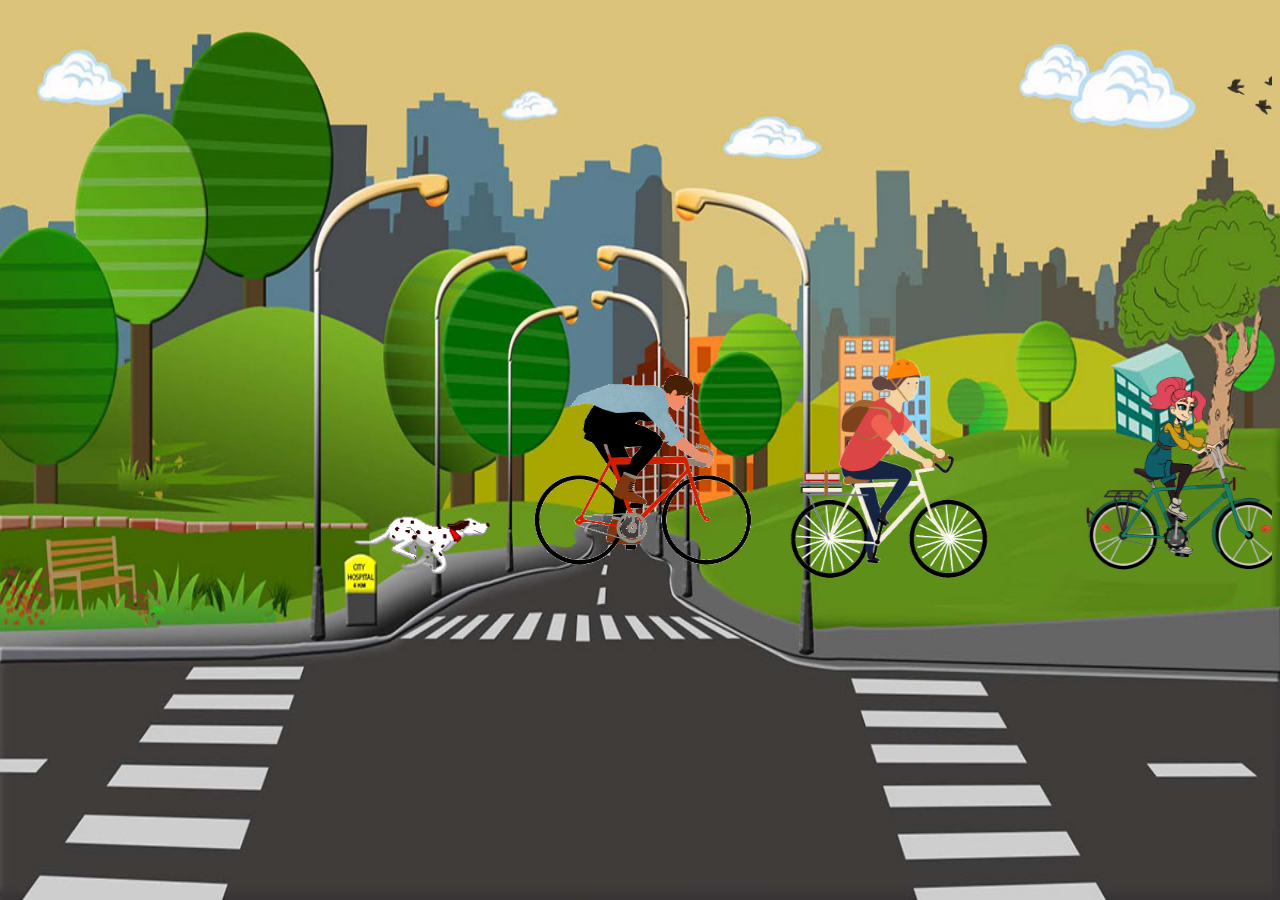
<file: index.html>
<html>
    <head>
        <title>Animation</title>
        <style>
            body{
                 background-repeat: no-repeat;
                 background-size: 100% 100%;
                 background-attachment: fixed;
            }
        </style>
    </head>
<body background="bg.jpg">
    <marquee scroollamount="10">
        <img src="birds.gif" width="16%"/>
    </marquee>

    <br><br><br><br><br><br><br><br>

    <marquee direction="right" scrollamount="35">
        <img src="a.gif" width="12%"/>
        <img src="2.gif" width="22%"/>
        <img src="3.gif" width="16%"/>
        <img src="4.gif" width="30%"/>
        <img src="1.gif" width="26%"/>
    </marquee>
    
</body>
</html>
</file>
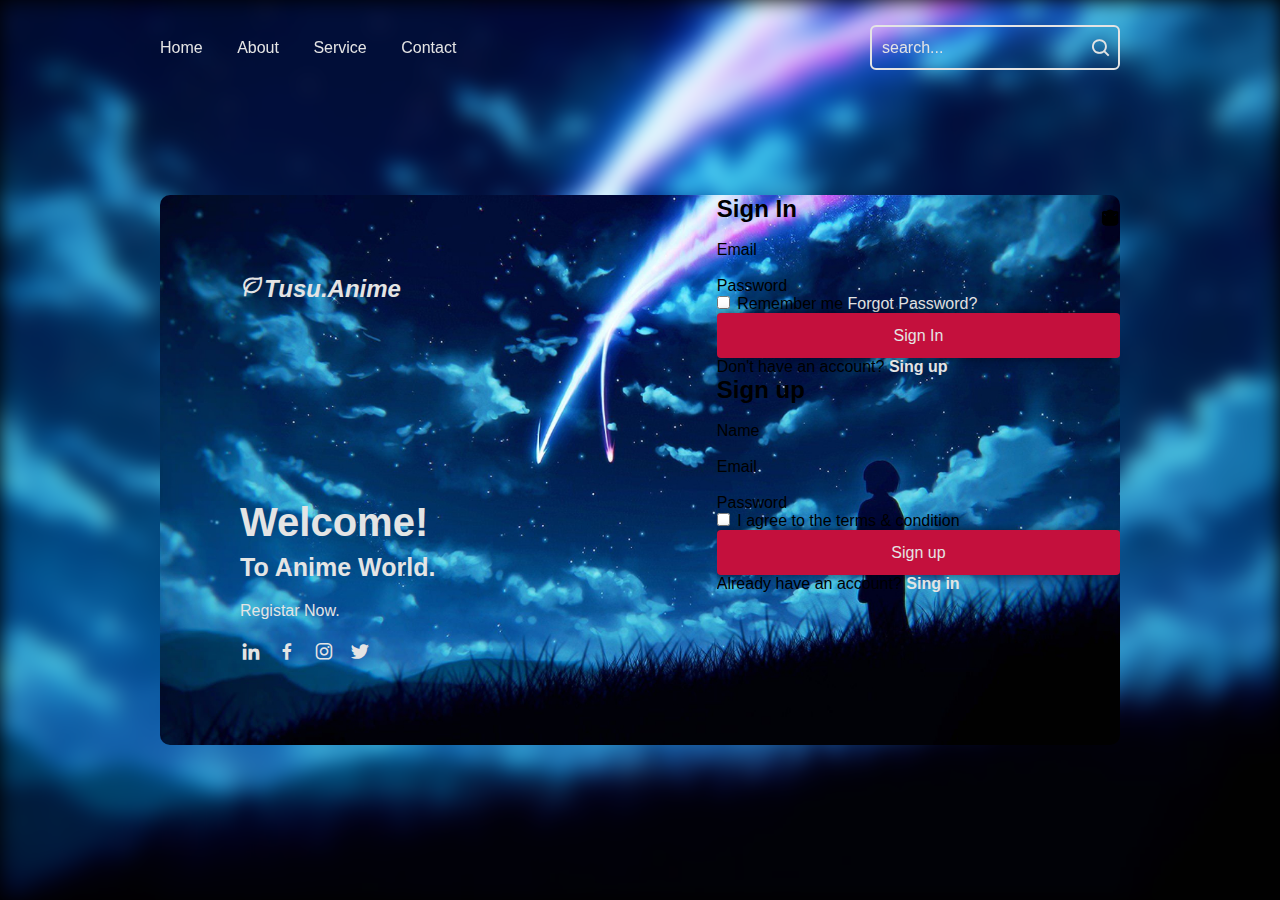
<file: index (2).html>
<!DOCTYPE html>
<html lang="en">

<head>
    <meta charset="UTF-8">
    <meta http-equiv="X-UA compatible"
    content="IE=edge">
    <meta name="viewport"
    content="width=device-width, initial-scale=1.0">
    <title>website with login & Registration form | Anime</title>
    <link rel="stylesheet" href="style.css">
    <link href='https://unpkg.com/boxicons@2.1.4/css/boxicons.min.css' rel='stylesheet'>
</head>

<body>

    <header class="header">
        <nav class="navber">
            
            <a href="#">Home</a>
            <a href="#">About</a>
            <a href="#">Service</a>
            <a href="#">Contact</a>
                
        </nav>

        <form action="#" class="Search-bar">
            <input type="text" placeholder="search...">
            <button type="Sumit"><i class='bx bx-search'></i></button>
        </form>
    </header>

    <div class="background"></div>
    <div class="container">
        <div class="content">
            <h2><i class='bx bx-leaf' ></i><i>Tusu.Anime</i></h2>
 
            <div class="text-sci">
                <h2>Welcome!<br><span>To Anime World.</span></h2>

                <p>Registar Now.</p>

                <div class="social-icons">
                    <a herf="#"><i class='bx bxl-linkedin'></i></a>
                    <a herf="#"><i class='bx bxl-facebook' ></i></a>
                    <a herf="#"><i class='bx bxl-instagram' ></i></a>
                    <a herf="#"><i class='bx bxl-twitter' ></i></a>
                </div>
            </div>
        </div>

        <div class="logreg-box">
            <div class="<form-box.login">
                <form action="/Animation/js index.html"></form>
                    <h2>Sign In</h2>

                    <div class="input-box">
                        <span class="icon"><i class='bx bxs-envelope'></i></span>
                        <input type="Email" required>
                        <label>Email</label>
                    </div>  
                    
                    <div class="input-box">
                        <span class="icon"><i class='bx bxs-lock-alt' ></i></span>
                        <input type="Password" required>
                        <label>Password</label>
                    </div>
                    <div class="Remember-forgot">
                        <label><input type="checkbox"> Remember me</label>
                        <a href="#">Forgot Password?</a>
                    </div>
                    <button type="submit" class="btn">Sign In</button>

                    <div class="login-register">
                        <p>Don't have an account? <a herf="#" class="register-link">Sing up</a></p>
                    </div>
                </form>
            </div>

            <div class="form-box.register">
                <form action="/Animation/js index.html">
                    <h2>Sign up</h2>

                    <div class="input-box">
                        <span class="icon"><i class='bx bxs-user'></i></span>  
                        <input type="text" required>
                        <label>Name</label>
                    </div>

                    <div class="input-box">
                        <span class="icon"><i class='bx bxs-envelope' ></i></span>
                        <input type="Email" required>
                        <label>Email</label>
                    </div>

                    <div class="input-box">
                        <span class="icon"><i class='bx bxs-lock-alt' ></i></span>
                        <input type="Password" required>
                        <label>Password</label>
                    </div>
                    
                    
                    <div class="Remember-forgot">
                        <label><input type="checkbox"> I agree to the terms & condition</label>
                    </div>
                    <button type="submit" class="btn">Sign up</button>   

                    <div class="login-register">
                        <p>Already have an account? <a herf="#" class="login-link">Sing in</a></p>
                    </div>
                </form>
            </div>
        </div>
    </div>


    <script sre"script.JS"></script>                            
</body>
</html>
</file>
<file: style.css>
*{
    margin:0;
    padding:0;
    box-sizing: border-box;
    font-family: 'poppins',sans-serif;
}

body {
    background: black;
}

.header{
    position: fixed;
    top: 0;
    left: 0;
    width: 100%;
    padding: 25px 12.5%;
    background: transparent;
    display: flex;
    justify-content: space-between;
    align-items: center;
    z-index: 100;
}

.navber a {
    position: relative;
    font-size: 16px;
    color: #e4e4e4;
    text-decoration: none;
    font-weight: 500;
    margin-right: 30px;
}

.navber a::after {
    content: '';
    position: absolute;
    left: 0;
    bottom: -6px;
    width: 100%;
    height: 2px;
    background: #e4e4e4;
    border-radius: 5px;
    transform: translateY(10px);
    opacity: 0;
    transition: .5s;
}

.navber a:hover::after {
    transform: translateY(0);
    opacity: 1;
}              

.Search-bar {
    width: 250px;
    height: 45px;
    background: transparent;
    border: 2px solid #e4e4e4;
    border-radius: 6px;
    display:flex;
    align-items: center;
}

.Search-bar input {
    width: 100%;
    background: transparent;
    border: none;
    outline: none;
    font-size: 16px;
    color: #e4e4e4;
    padding-left: 10px;
}

.Search-bar input::placeholder {
    color: #e4e4e4;
}

.Search-bar button {
    width: 40px;
    height: 100%;
    background: transparent;
    border: none;
    outline: none;
    display: flex;
    justify-content: center;
    align-items: center;
    cursor: pointer;
}

.Search-bar button i {
    font-size: 22px;
    color: #e4e4e4;

}

.background {
    width: 100%;
    height: 100vh;
    background: url(ANIME.jpg) no-repeat;
    background-size: cover;
    background-position: center;
    filter: blur(10px);
}

.container {
    position: absolute;
    top: 50%;
    left: 50%;
    transform: translate(-50%, -50%);
    width:75%;
    height: 550px;
    background: url('ANIME.jpg') no-repeat;
    background-size: cover;
    background-position: center;
    border-radius: 10px;
    margin-top: 20px;
}

.container .content {
    position: absolute;
    top: 0;
    left: 0;
    width: 58%;
    height: 100%;
    background: transparent;
    padding: 80px;
    color: #e4e4e4;
    display: flex;
    justify-content: space-between;
    flex-direction: column;
}

.content .logo {
    font-size: 30px;
}

.text-sci h2 {
    font-size: 40px;
    line-height: 1;
}

.text-sci h2 span {
    font-size: 25px;
}

.text-sci p {
    font-size: 16px;
    margin: 20px 0;
}

.social-icons a i {
    font-size: 22px;
    color: #e4e4e4;
    margin-right: 10px;
    transition: .5s ease;
}

.social-icons a i a:hover i {
    transform: scale(1.2);
}
.container .logreg-box {
    position: absolute;
    top: 0;
    right: 0;
    width: calc(100% - 58%);
    height: 100%;
    overflow: hidden;
}

.logreg-box .form-box {
    position: absolute;
    display: flex;
    justify-content: center;
    align-items: center;
    width: 100%;
    height: 100%;
    background: transparent;
    backdrop-filter: blur(20px);
    border-top-right-radius: 10px;
    border-bottom-right-radius: 10px;
    color: #e4e4e4;
}

.logreg-box .form-box.login {
    transform: translateX(0);
    transition: transfrom .6s ease;
    transition-delay: .7s;
}

.logreg-box.active .form-box.login {
    transform: translateX(430px);
    transition-delay: 0s;
}
.logreg-box .form-box.register {
    transform: translateX(430px);
    transition: transform .6s ease;
    transition-delay: 0s;
}

.logreg-box .form-box.register {
    transform: translateX(0);
    transition-delay: .7s;
}

.form-box h2 {
    font-size: 32px;
    text-align: center;
}

.form-box .input-box {
    position: relative;
    width: 340px;
    height: 50px;
    border-bottom: 2px solid #e4e4e4;
    margin: 30px 0;
}

.input-box input {
    width: 100%;
    height: 100%;
    background: transparent;
    border: none;
    outline: none;
    font-size: 16px;
    color: #e4e4e4;
    font-weight: 500;
    padding-right: 28px;
}

.input-box lable {
    position: absolute;
    top: 50%;
    left: 0;
    transform: translateY(-50%);
    font-size: 16px;
    font-weight: 500;
    pointer-events: none;
    transform: .5s ease;
}

.input-box input:focus~lable,
.input-box input:valid~lable {
    top: -5px;
}

.input-box .icon {
    position: absolute;
    top: 13px;
    right: 0;
    font-size: 19px;
}

.form-box .Remember-forgot {
    font-size: 14.5px;
    font-weight: 500;
    margin: -15px 0 15px;
    display: flex;
    justify-content: space-between;
}

.Remember-forgot label input {
    accent-color: #e4e4e4;
    margin-right: 3px;
}

.Remember-forgot a {
    color: #e4e4e4;
    text-decoration: none;
}

.Remember-forgot a:hover {
    text-decoration: underline;
}

.btn {
    width: 100%;
    height: 45px;
    background: #c4103d;
    border: none;
    outline: none;
    border-radius: 4px;
    cursor: pointer;
    font-size: 16px;
    color: #e4e4e4;
    font-weight: 500;
    box-shadow: 0 0 10px rgba(0, 0, 0, .5);
}

.form-box .login-register {
    font-size: 14.5px;
    font-weight: 500;
    text-align: center;
    margin-top: 25px;
}

.login-register p a {
    color: #e4e4e4;
    font-weight: 600;
    text-decoration: none;
}

.login-register p a:hover {
    text-decoration: underline;
}
</file>
